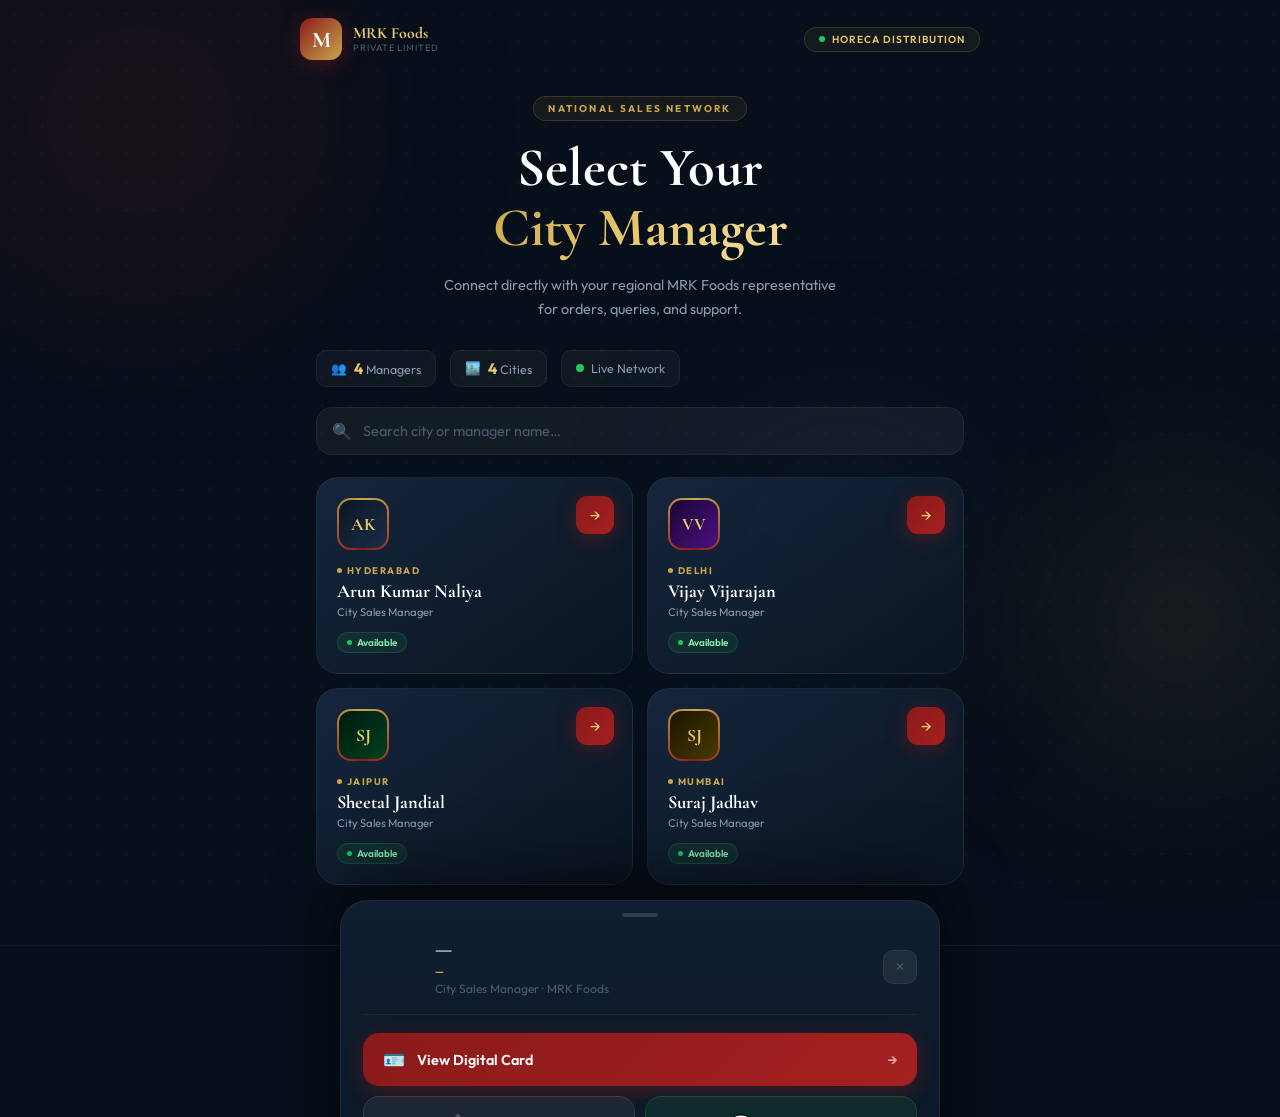
<file: index.html>
<!DOCTYPE html>
<html lang="en">
<head>
  <meta charset="UTF-8">
  <meta name="viewport" content="width=device-width, initial-scale=1.0, viewport-fit=cover">
  <meta name="theme-color" content="#070f1a">
  <meta name="description" content="Connect with your MRK Foods city manager directly.">
  <title>MRK Foods — Select Your City Manager</title>
  <link rel="preconnect" href="https://fonts.googleapis.com">
  <link href="https://fonts.googleapis.com/css2?family=Cormorant+Garamond:wght@400;600;700&family=Outfit:wght@300;400;500;600;700&display=swap" rel="stylesheet">
  <link rel="stylesheet" href="style.css">
</head>
<body>

<!-- ── Background ── -->
<div class="bg-mesh" aria-hidden="true">
  <div class="mesh-blob blob-1"></div>
  <div class="mesh-blob blob-2"></div>
  <div class="mesh-blob blob-3"></div>
</div>
<div class="dot-grid" aria-hidden="true"></div>

<!-- ── Page Loader ── -->
<div id="pageLoader" class="page-loader">
  <div class="loader-ring"></div>
  <p class="loader-txt">Loading…</p>
</div>

<!-- ── Header ── -->
<header class="site-header">
  <div class="header-inner">
    <div class="logo-wrap">
      <div class="logo-icon">M</div>
      <div>
        <p class="logo-name">MRK Foods</p>
        <p class="logo-sub">Private Limited</p>
      </div>
    </div>
    <div class="horeca-badge">
      <span class="horeca-dot"></span>
      HoReCa Distribution
    </div>
  </div>
</header>

<!-- ── Main ── -->
<main class="main-wrap">

  <!-- Hero -->
  <section class="hero">
    <p class="hero-eyebrow">National Sales Network</p>
    <h1 class="hero-title">
      Select Your<br>
      <span class="hero-accent">City Manager</span>
    </h1>
    <p class="hero-sub">Connect directly with your regional MRK Foods representative for orders, queries, and support.</p>
  </section>

  <!-- Stats Row -->
  <div class="stats-row" id="statsRow">
    <div class="stat-chip">
      <span>👥</span>
      <span><strong id="statCount">0</strong> Managers</span>
    </div>
    <div class="stat-chip">
      <span>🏙️</span>
      <span><strong id="statCities">0</strong> Cities</span>
    </div>
    <div class="stat-chip">
      <span class="horeca-dot" style="width:8px;height:8px"></span>
      <span>Live Network</span>
    </div>
  </div>

  <!-- Search -->
  <div class="search-wrap">
    <div class="search-box">
      <span class="search-ico">🔍</span>
      <input
        type="search"
        id="searchInput"
        class="search-input"
        placeholder="Search city or manager name…"
        autocomplete="off"
        aria-label="Search"
      >
      <button class="search-clear hidden" id="searchClear" aria-label="Clear">✕</button>
    </div>
  </div>

  <!-- Cards Grid -->
  <div class="cards-grid" id="cardsGrid" role="list">
    <!-- Rendered by JS -->
  </div>

  <!-- No Results -->
  <div class="no-results hidden" id="noResults">
    <p class="no-results-icon">🗺️</p>
    <p class="no-results-title">No managers found</p>
    <p class="no-results-sub">Try searching a different city or name.</p>
  </div>

</main>

<!-- ── Footer ── -->
<footer class="site-footer">
  <p class="footer-brand">MRK Foods Private Limited</p>
  <p class="footer-sub">Vijay House, Bhandup West, Mumbai · <a href="tel:18008893701" class="footer-link">18008893701</a></p>
  <p class="footer-copy">© 2026 · All Rights Reserved</p>
  <a href="admin.html" class="admin-link">⚙️ Admin Panel</a>
</footer>

<!-- ── Contact Bottom Sheet Modal ── -->
<div class="modal-backdrop" id="modalBackdrop"></div>
<div class="modal-sheet" id="modalSheet" role="dialog" aria-modal="true" aria-labelledby="modalMgrName">
  <div class="modal-inner">
    <div class="modal-handle"></div>

    <!-- Head -->
    <div class="modal-head">
      <div class="modal-avatar" id="modalAvatar"></div>
      <div class="modal-info">
        <p class="modal-mgr-name" id="modalMgrName">—</p>
        <p class="modal-mgr-city" id="modalMgrCity">—</p>
        <p class="modal-mgr-desig">City Sales Manager · MRK Foods</p>
      </div>
      <button class="modal-x" id="modalClose" aria-label="Close">✕</button>
    </div>

    <!-- Actions -->
    <div class="modal-actions">
      <a class="m-btn m-btn-card" id="modalCardBtn" href="#" target="_blank" rel="noopener">
        <span class="m-btn-icon">🪪</span>
        <span id="modalCardLabel">View Digital Card</span>
        <span class="m-btn-arr">→</span>
      </a>
      <div class="m-btn-row">
        <a class="m-btn m-btn-call" id="modalCallBtn" href="#">
          <span class="m-btn-icon">📞</span>
          <span>Call Now</span>
        </a>
        <a class="m-btn m-btn-wa" id="modalWaBtn" href="#" target="_blank" rel="noopener">
          <span class="m-btn-icon">💬</span>
          <span>WhatsApp</span>
        </a>
      </div>
      <button class="m-btn m-btn-save" id="modalSaveBtn">
        <span class="m-btn-icon">💾</span>
        <span>Save Contact</span>
      </button>
    </div>
  </div>
</div>

<!-- ── Toast ── -->
<div class="toast-wrap" id="toastWrap"></div>

<script src="script.js"></script>
</body>
</html>
</file>
<file: style.css>
/* ════════════════════════════════════════════════════════════
   MRK Foods — Multi Branch Manager QR System
   style.css — Shared styles for index.html + admin.html
   Theme: Dark Luxury HoReCa · Cormorant Garamond + Outfit
   ════════════════════════════════════════════════════════════ */

/* ── Variables ── */
:root {
  --navy:        #070f1a;
  --navy2:       #0b1623;
  --navy3:       #101f31;
  --navy4:       #162640;
  --navy5:       #1a2d47;
  --maroon:      #8b1a1a;
  --maroon2:     #a52020;
  --maroon3:     #c0392b;
  --gold:        #c9a84c;
  --gold2:       #e8c86d;
  --gold3:       #f5dfa0;
  --white:       #ffffff;
  --text:        #e8edf5;
  --text-sub:    #8899b0;
  --text-muted:  #4a5a72;
  --border:      rgba(201,168,76,.15);
  --border2:     rgba(255,255,255,.06);
  --border3:     rgba(255,255,255,.1);
  --green:       #22c55e;
  --green-dk:    #16a34a;
  --red:         #ef4444;
  --red-dk:      #dc2626;
  --blue:        #3b82f6;

  --radius-sm:   8px;
  --radius:      16px;
  --radius-lg:   22px;
  --radius-xl:   28px;

  --shadow-card: 0 8px 40px rgba(0,0,0,.5), 0 2px 8px rgba(0,0,0,.35);
  --shadow-gold: 0 4px 20px rgba(201,168,76,.3);
  --shadow-maroon: 0 4px 20px rgba(139,26,26,.45);

  --transition:  all .24s cubic-bezier(.4,0,.2,1);
  --bounce:      cubic-bezier(.34,1.56,.64,1);
}

/* ── Reset ── */
*, *::before, *::after { box-sizing: border-box; margin: 0; padding: 0; }
html { scroll-behavior: smooth; -webkit-tap-highlight-color: transparent; font-size: 16px; }
body {
  font-family: 'Outfit', sans-serif;
  background: var(--navy);
  color: var(--text);
  min-height: 100vh;
  overflow-x: hidden;
  -webkit-font-smoothing: antialiased;
  -moz-osx-font-smoothing: grayscale;
}
a { text-decoration: none; color: inherit; }
button { cursor: pointer; font-family: inherit; border: none; }
input, textarea, select { font-family: inherit; }
img { max-width: 100%; display: block; }

/* ════════════════════════════════════════════
   BACKGROUND EFFECTS
════════════════════════════════════════════ */
.bg-mesh {
  position: fixed; inset: 0; z-index: 0;
  pointer-events: none; overflow: hidden;
}
.mesh-blob {
  position: absolute;
  border-radius: 50%;
  filter: blur(90px);
  animation: blobFloat 14s ease-in-out infinite alternate;
}
.blob-1 {
  width: 520px; height: 520px;
  background: radial-gradient(circle, rgba(139,26,26,.22), transparent 70%);
  top: -140px; left: -120px; animation-delay: 0s;
}
.blob-2 {
  width: 400px; height: 400px;
  background: radial-gradient(circle, rgba(201,168,76,.14), transparent 70%);
  bottom: 80px; right: -100px; animation-delay: -5s;
}
.blob-3 {
  width: 280px; height: 280px;
  background: radial-gradient(circle, rgba(26,45,71,.5), transparent 70%);
  top: 45%; left: 55%; animation-delay: -9s;
}
@keyframes blobFloat {
  from { transform: translate(0,0) scale(1); }
  to   { transform: translate(24px,36px) scale(1.1); }
}
.dot-grid {
  position: fixed; inset: 0; z-index: 0; pointer-events: none;
  background-image: radial-gradient(rgba(201,168,76,.06) 1px, transparent 1px);
  background-size: 28px 28px;
}

/* ════════════════════════════════════════════
   PAGE LOADER
════════════════════════════════════════════ */
.page-loader {
  position: fixed; inset: 0; z-index: 9999;
  background: var(--navy);
  display: flex; flex-direction: column;
  align-items: center; justify-content: center; gap: 14px;
  transition: opacity .4s ease, visibility .4s ease;
}
.page-loader.hidden { opacity: 0; visibility: hidden; pointer-events: none; }
.loader-ring {
  width: 48px; height: 48px;
  border-radius: 50%;
  border: 3px solid rgba(201,168,76,.12);
  border-top-color: var(--gold);
  animation: spin .85s linear infinite;
}
@keyframes spin { to { transform: rotate(360deg); } }
.loader-txt { font-size: .78rem; color: var(--text-muted); letter-spacing: .12em; }

/* ════════════════════════════════════════════
   SHARED HEADER
════════════════════════════════════════════ */
.site-header {
  position: relative; z-index: 10;
  padding: 18px 20px 0;
}
.header-inner {
  max-width: 680px; margin: 0 auto;
  display: flex; align-items: center; justify-content: space-between;
}
.logo-wrap { display: flex; align-items: center; gap: 11px; }
.logo-icon {
  width: 42px; height: 42px; border-radius: 12px;
  background: linear-gradient(135deg, var(--maroon), var(--gold));
  display: flex; align-items: center; justify-content: center;
  font-family: 'Cormorant Garamond', serif;
  font-size: 1.4rem; font-weight: 700; color: #fff;
  box-shadow: var(--shadow-maroon); flex-shrink: 0;
}
.logo-name {
  font-family: 'Cormorant Garamond', serif;
  font-size: .98rem; font-weight: 700; color: var(--gold2); line-height: 1.1;
}
.logo-sub { font-size: .58rem; color: var(--text-muted); letter-spacing: .1em; text-transform: uppercase; }
.horeca-badge {
  display: flex; align-items: center; gap: 7px;
  background: rgba(201,168,76,.07);
  border: 1px solid rgba(201,168,76,.2);
  border-radius: 20px; padding: 5px 14px;
  font-size: .64rem; font-weight: 600;
  letter-spacing: .1em; text-transform: uppercase; color: var(--gold2);
}
.horeca-dot {
  width: 6px; height: 6px; border-radius: 50%;
  background: var(--green); animation: pulseGreen 1.5s infinite;
}
@keyframes pulseGreen {
  0%,100% { opacity:1; box-shadow: 0 0 0 0 rgba(34,197,94,.5); }
  50%      { opacity:.7; box-shadow: 0 0 0 4px rgba(34,197,94,0); }
}

/* ════════════════════════════════════════════
   MAIN WRAPPER
════════════════════════════════════════════ */
.main-wrap {
  position: relative; z-index: 1;
  max-width: 680px; margin: 0 auto;
  padding: 0 16px 48px;
}

/* ════════════════════════════════════════════
   HERO SECTION
════════════════════════════════════════════ */
.hero { text-align: center; padding: 36px 0 28px; }
.hero-eyebrow {
  display: inline-block;
  font-size: .62rem; font-weight: 700;
  letter-spacing: .22em; text-transform: uppercase;
  color: var(--gold);
  background: rgba(201,168,76,.08);
  border: 1px solid rgba(201,168,76,.2);
  border-radius: 20px; padding: 5px 14px; margin-bottom: 18px;
}
.hero-title {
  font-family: 'Cormorant Garamond', serif;
  font-size: clamp(2.2rem, 9vw, 3.4rem);
  font-weight: 700; line-height: 1.1; color: var(--white); margin-bottom: 14px;
}
.hero-accent {
  background: linear-gradient(135deg, var(--gold), var(--gold2), var(--gold3));
  -webkit-background-clip: text; -webkit-text-fill-color: transparent;
  background-clip: text;
}
.hero-sub {
  font-size: .9rem; color: var(--text-sub);
  line-height: 1.7; max-width: 400px; margin: 0 auto;
}

/* ════════════════════════════════════════════
   LOCATION BANNER
════════════════════════════════════════════ */
.loc-banner {
  display: flex; align-items: center; gap: 10px;
  background: rgba(34,197,94,.07);
  border: 1px solid rgba(34,197,94,.22);
  border-radius: var(--radius); padding: 12px 16px;
  margin-bottom: 18px; font-size: .83rem; color: #86efac;
  animation: slideDown .45s var(--bounce);
}
.loc-banner.hidden { display: none; }
@keyframes slideDown {
  from { opacity:0; transform: translateY(-12px); }
  to   { opacity:1; transform: none; }
}
.loc-icon { font-size: 1rem; flex-shrink: 0; }
.loc-txt  { flex: 1; }
.loc-close {
  background: none; border: none;
  color: rgba(134,239,172,.45); font-size: .78rem;
  padding: 3px 5px; transition: color .2s;
}
.loc-close:hover { color: #86efac; }

/* ════════════════════════════════════════════
   LOCATION BANNER (kept for safety, hidden by default)
════════════════════════════════════════════ */
.loc-banner { display: none !important; }

/* ════════════════════════════════════════════
   STATS ROW
════════════════════════════════════════════ */
.stats-row {
  display: flex; gap: 14px; margin-bottom: 20px;
}
.stat-chip {
  display: flex; align-items: center; gap: 7px;
  background: rgba(255,255,255,.04);
  border: 1px solid var(--border2);
  border-radius: 10px; padding: 8px 14px;
  font-size: .78rem; color: var(--text-sub);
}
.stat-chip strong { color: var(--gold2); font-size: .95rem; }

/* ════════════════════════════════════════════
   SEARCH BAR
════════════════════════════════════════════ */
.search-wrap { margin-bottom: 22px; }
.search-box { position: relative; }
.search-ico {
  position: absolute; left: 16px; top: 50%;
  transform: translateY(-50%); pointer-events: none; opacity: .45; font-size: 1rem;
}
.search-input {
  width: 100%;
  background: rgba(255,255,255,.05);
  border: 1.5px solid var(--border2);
  border-radius: var(--radius); padding: 14px 44px 14px 46px;
  color: var(--text); font-size: .9rem; outline: none;
  transition: var(--transition); -webkit-appearance: none;
}
.search-input::placeholder { color: var(--text-muted); }
.search-input:focus {
  border-color: rgba(201,168,76,.4);
  background: rgba(255,255,255,.07);
  box-shadow: 0 0 0 4px rgba(201,168,76,.07);
}
.search-input::-webkit-search-cancel-button { display: none; }
.search-clear {
  position: absolute; right: 14px; top: 50%; transform: translateY(-50%);
  background: rgba(255,255,255,.1); border: none;
  color: var(--text-muted); width: 26px; height: 26px;
  border-radius: 50%; font-size: .65rem; display: flex;
  align-items: center; justify-content: center; transition: var(--transition);
}
.search-clear:hover { background: rgba(255,255,255,.16); color: var(--text); }
.search-clear.hidden { display: none; }

/* ════════════════════════════════════════════
   CARDS GRID
════════════════════════════════════════════ */
.cards-grid {
  display: grid;
  grid-template-columns: 1fr 1fr;
  gap: 14px;
}

/* ── Manager Card ── */
.manager-card {
  position: relative;
  background: linear-gradient(145deg, rgba(26,45,71,.75) 0%, rgba(11,22,35,.85) 100%);
  border: 1px solid var(--border2);
  border-radius: var(--radius-lg);
  padding: 20px;
  cursor: pointer; overflow: hidden;
  transition: transform .22s var(--bounce), box-shadow .22s ease, border-color .22s ease;
  animation: cardIn .5s var(--bounce) both;
  -webkit-backdrop-filter: blur(10px); backdrop-filter: blur(10px);
  outline: none;
}
.manager-card:hover {
  transform: translateY(-4px);
  box-shadow: var(--shadow-card);
  border-color: rgba(201,168,76,.28);
}
.manager-card:active { transform: scale(.97); }
.manager-card:focus-visible { box-shadow: 0 0 0 2px var(--gold); }

/* Gold accent bar (left) */
.manager-card::after {
  content: ''; position: absolute;
  left: 0; top: 18%; bottom: 18%; width: 3px;
  border-radius: 0 3px 3px 0;
  background: linear-gradient(180deg, var(--maroon), var(--gold));
  opacity: 0; transition: opacity .22s;
}
.manager-card:hover::after { opacity: 1; }

/* Nearest highlight */
.manager-card.is-nearest {
  border-color: rgba(201,168,76,.45);
  box-shadow: 0 0 0 1px rgba(201,168,76,.2), var(--shadow-card);
}
.nearest-tag {
  display: none; position: absolute; top: 11px; right: 11px;
  align-items: center; gap: 4px;
  background: linear-gradient(135deg, var(--gold), var(--gold2));
  color: var(--navy); font-size: .55rem; font-weight: 800;
  letter-spacing: .1em; text-transform: uppercase;
  padding: 3px 8px; border-radius: 20px;
}
.manager-card.is-nearest .nearest-tag { display: flex; }

@keyframes cardIn {
  from { opacity:0; transform: translateY(22px) scale(.97); }
  to   { opacity:1; transform: none; }
}

/* Avatar */
.card-avatar {
  width: 52px; height: 52px; border-radius: 14px;
  display: flex; align-items: center; justify-content: center;
  font-family: 'Cormorant Garamond', serif;
  font-size: 1.1rem; font-weight: 700; color: var(--gold2);
  margin-bottom: 14px; position: relative; overflow: hidden;
  flex-shrink: 0;
}
.avatar-ring {
  position: absolute; inset: -2px; border-radius: 16px;
  background: conic-gradient(from 0deg, var(--gold), var(--maroon) 50%, var(--gold));
  animation: ringRot 7s linear infinite; z-index: 0;
}
.avatar-inner {
  position: absolute; inset: 2px; border-radius: 12px;
  display: flex; align-items: center; justify-content: center;
  z-index: 1; font-family: 'Cormorant Garamond', serif;
  font-size: 1.1rem; font-weight: 700; color: var(--gold2);
}
.avatar-inner img {
  width: 100%; height: 100%;
  object-fit: cover; object-position: top; border-radius: 10px;
}
@keyframes ringRot { to { transform: rotate(360deg); } }

/* Card Text */
.card-city {
  font-size: .6rem; font-weight: 700; letter-spacing: .15em;
  text-transform: uppercase; color: var(--gold);
  display: flex; align-items: center; gap: 5px; margin-bottom: 4px;
}
.city-dot { width: 5px; height: 5px; border-radius: 50%; background: var(--gold); flex-shrink: 0; }
.card-name {
  font-family: 'Cormorant Garamond', serif;
  font-size: 1.15rem; font-weight: 700; color: var(--white);
  line-height: 1.2; margin-bottom: 3px;
  white-space: nowrap; overflow: hidden; text-overflow: ellipsis;
}
.card-role { font-size: .7rem; color: var(--text-sub); margin-bottom: 10px; }
.status-badge {
  display: inline-flex; align-items: center; gap: 5px;
  font-size: .62rem; font-weight: 600; color: #86efac;
  background: rgba(34,197,94,.1); border: 1px solid rgba(34,197,94,.2);
  padding: 3px 9px; border-radius: 20px;
}
.status-dot { width: 5px; height: 5px; border-radius: 50%; background: var(--green); animation: pulseGreen 1.5s infinite; }
.status-badge.unavail { color: var(--text-muted); background: rgba(255,255,255,.04); border-color: rgba(255,255,255,.08); }
.status-badge.unavail .status-dot { background: var(--text-muted); animation: none; }

/* CTA Arrow */
.card-arrow {
  position: absolute; top: 18px; right: 18px;
  width: 38px; height: 38px; border-radius: 11px;
  background: linear-gradient(135deg, var(--maroon), var(--maroon2));
  display: flex; align-items: center; justify-content: center;
  color: var(--gold2); font-size: 1rem;
  box-shadow: var(--shadow-maroon);
  transition: transform .2s var(--bounce), box-shadow .2s;
}
.manager-card:hover .card-arrow {
  transform: scale(1.1) translateX(2px);
  box-shadow: 0 6px 24px rgba(139,26,26,.6);
}
.card-arrow.grey {
  background: rgba(255,255,255,.06); box-shadow: none; color: var(--text-muted);
}

/* ── No Results ── */
.no-results {
  text-align: center; padding: 52px 20px; grid-column: 1/-1;
}
.no-results.hidden { display: none; }
.no-results-icon { font-size: 2.8rem; margin-bottom: 10px; }
.no-results-title {
  font-family: 'Cormorant Garamond', serif;
  font-size: 1.25rem; font-weight: 700; color: var(--white); margin-bottom: 5px;
}
.no-results-sub { font-size: .84rem; color: var(--text-muted); }

/* ════════════════════════════════════════════
   FOOTER
════════════════════════════════════════════ */
.site-footer {
  position: relative; z-index: 1; text-align: center;
  border-top: 1px solid var(--border2);
  padding: 32px 20px 40px; margin-top: 12px;
}
.footer-brand {
  font-family: 'Cormorant Garamond', serif;
  font-size: 1rem; font-weight: 700; color: var(--gold2); margin-bottom: 5px;
}
.footer-sub { font-size: .75rem; color: var(--text-muted); margin-bottom: 6px; }
.footer-link { color: var(--gold); transition: color .2s; }
.footer-link:hover { color: var(--gold2); }
.footer-copy { font-size: .67rem; color: var(--text-muted); opacity: .45; }
.admin-link {
  display: inline-flex; align-items: center; gap: 6px;
  margin-top: 12px; font-size: .72rem; color: var(--text-muted);
  border: 1px solid var(--border2); border-radius: 8px; padding: 5px 12px;
  transition: var(--transition);
}
.admin-link:hover { color: var(--gold); border-color: rgba(201,168,76,.25); }

/* ════════════════════════════════════════════
   BOTTOM SHEET MODAL
════════════════════════════════════════════ */
.modal-backdrop {
  position: fixed; inset: 0; z-index: 100;
  background: rgba(0,0,0,.72);
  -webkit-backdrop-filter: blur(5px); backdrop-filter: blur(5px);
  opacity: 0; pointer-events: none; transition: opacity .3s ease;
}
.modal-backdrop.open { opacity: 1; pointer-events: all; }

.modal-sheet {
  position: fixed; bottom: 0; left: 0; right: 0; z-index: 101;
  transform: translateY(100%);
  transition: transform .4s cubic-bezier(.34,1.1,.64,1);
}
.modal-sheet.open { transform: translateY(0); }

.modal-inner {
  background: linear-gradient(180deg, #0f1e30 0%, var(--navy2) 100%);
  border: 1px solid var(--border2); border-bottom: none;
  border-radius: var(--radius-xl) var(--radius-xl) 0 0;
  padding: 12px 22px max(40px, env(safe-area-inset-bottom, 40px));
  max-width: 600px; margin: 0 auto;
  box-shadow: 0 -24px 64px rgba(0,0,0,.55);
}
.modal-handle {
  width: 36px; height: 4px;
  background: rgba(255,255,255,.14); border-radius: 2px;
  margin: 0 auto 20px;
}
.modal-head {
  display: flex; align-items: center; gap: 14px;
  padding-bottom: 18px; margin-bottom: 18px;
  border-bottom: 1px solid var(--border2);
}
.modal-avatar {
  width: 58px; height: 58px; border-radius: 16px;
  display: flex; align-items: center; justify-content: center;
  font-family: 'Cormorant Garamond', serif;
  font-size: 1.35rem; font-weight: 700; color: var(--gold2);
  flex-shrink: 0; position: relative; overflow: hidden;
}
.modal-avatar img { position: absolute; inset: 0; width:100%; height:100%; object-fit:cover; border-radius:14px; }
.modal-info { flex: 1; min-width: 0; }
.modal-mgr-name {
  font-family: 'Cormorant Garamond', serif;
  font-size: 1.3rem; font-weight: 700; color: var(--white); line-height: 1.2;
}
.modal-mgr-city {
  font-size: .65rem; font-weight: 700; letter-spacing: .15em;
  text-transform: uppercase; color: var(--gold); margin: 3px 0;
}
.modal-mgr-desig { font-size: .75rem; color: var(--text-muted); }
.modal-x {
  background: rgba(255,255,255,.07); border: 1px solid var(--border2);
  color: var(--text-muted); width: 34px; height: 34px;
  border-radius: 10px; font-size: .75rem;
  display: flex; align-items: center; justify-content: center;
  flex-shrink: 0; transition: var(--transition);
}
.modal-x:hover { background: rgba(255,255,255,.13); color: var(--text); }

.modal-actions { display: flex; flex-direction: column; gap: 10px; }
.m-btn {
  width: 100%; display: flex; align-items: center; gap: 12px;
  padding: 15px 20px; border-radius: var(--radius);
  font-size: .9rem; font-weight: 600; border: none;
  transition: transform .18s ease, box-shadow .18s ease;
  cursor: pointer; font-family: 'Outfit', sans-serif;
}
.m-btn:active { transform: scale(.97); }
.m-btn-icon { font-size: 1.1rem; }
.m-btn-arr  { margin-left: auto; opacity: .6; }

.m-btn-card {
  background: linear-gradient(135deg, var(--maroon), var(--maroon2));
  color: #fff; box-shadow: var(--shadow-maroon);
}
.m-btn-card:hover { box-shadow: 0 6px 28px rgba(139,26,26,.65); }
.m-btn-card.disabled { opacity: .38; pointer-events: none; }

.m-btn-row { display: grid; grid-template-columns: 1fr 1fr; gap: 10px; }
.m-btn-call {
  background: rgba(255,255,255,.06); border: 1.5px solid var(--border3);
  color: var(--text); justify-content: center;
}
.m-btn-call:hover { background: rgba(255,255,255,.1); }
.m-btn-wa {
  background: rgba(34,197,94,.1); border: 1.5px solid rgba(34,197,94,.22);
  color: #86efac; justify-content: center;
}
.m-btn-wa:hover { background: rgba(34,197,94,.16); }
.m-btn-save {
  background: rgba(201,168,76,.08); border: 1.5px solid rgba(201,168,76,.2);
  color: var(--gold2); justify-content: center;
}
.m-btn-save:hover { background: rgba(201,168,76,.14); }
.m-btn.no-contact { opacity: .3; pointer-events: none; }

/* ════════════════════════════════════════════
   TOAST NOTIFICATION
════════════════════════════════════════════ */
.toast-wrap {
  position: fixed; bottom: 28px; left: 50%;
  transform: translateX(-50%); z-index: 9999;
  display: flex; flex-direction: column; gap: 8px;
  align-items: center; pointer-events: none;
}
.toast {
  background: var(--navy3); border: 1px solid var(--border3);
  color: var(--text); padding: 11px 20px; border-radius: var(--radius);
  font-size: .85rem; font-weight: 500;
  box-shadow: 0 8px 32px rgba(0,0,0,.5);
  animation: toastIn .35s var(--bounce);
  pointer-events: all; white-space: nowrap;
}
.toast.success { border-color: rgba(34,197,94,.3); color: #86efac; }
.toast.error   { border-color: rgba(239,68,68,.3); color: #fca5a5; }
@keyframes toastIn {
  from { opacity:0; transform: translateY(12px) scale(.95); }
  to   { opacity:1; transform: none; }
}

/* ════════════════════════════════════════════
   ── ADMIN PANEL STYLES ──
════════════════════════════════════════════ */
.admin-wrap {
  position: relative; z-index: 1;
  max-width: 900px; margin: 0 auto;
  padding: 24px 16px 60px;
}

.admin-header {
  display: flex; align-items: center; justify-content: space-between;
  margin-bottom: 28px; flex-wrap: wrap; gap: 14px;
}
.admin-title {
  font-family: 'Cormorant Garamond', serif;
  font-size: 2rem; font-weight: 700; color: var(--white);
}
.admin-title span { color: var(--gold2); }

/* ── Tabs ── */
.admin-tabs {
  display: flex; gap: 6px;
  background: rgba(255,255,255,.04); border: 1px solid var(--border2);
  border-radius: 14px; padding: 5px; margin-bottom: 24px;
}
.tab-btn {
  flex: 1; padding: 10px 14px; border-radius: 10px;
  font-size: .83rem; font-weight: 600; border: none;
  color: var(--text-muted); background: transparent;
  transition: var(--transition); display: flex; align-items: center; justify-content: center; gap: 7px;
}
.tab-btn.active { background: var(--navy4); color: var(--gold2); }
.tab-btn:hover:not(.active) { color: var(--text); background: rgba(255,255,255,.04); }

.tab-panel { display: none; }
.tab-panel.active { display: block; animation: fadeIn .3s ease; }
@keyframes fadeIn { from { opacity:0; } to { opacity:1; } }

/* ── Panel / Card ── */
.panel {
  background: rgba(26,45,71,.45); border: 1px solid var(--border2);
  border-radius: var(--radius-lg); overflow: hidden;
  -webkit-backdrop-filter: blur(8px); backdrop-filter: blur(8px);
  margin-bottom: 20px;
}
.panel-head {
  padding: 18px 22px; border-bottom: 1px solid var(--border2);
  display: flex; align-items: center; justify-content: space-between;
}
.panel-title {
  font-family: 'Cormorant Garamond', serif;
  font-size: 1.15rem; font-weight: 700; color: var(--white);
  display: flex; align-items: center; gap: 9px;
}
.panel-body { padding: 22px; }

/* ── Form ── */
.form-grid {
  display: grid;
  grid-template-columns: 1fr 1fr;
  gap: 14px; margin-bottom: 16px;
}
.form-group { display: flex; flex-direction: column; gap: 6px; }
.form-group.full { grid-column: 1 / -1; }
.form-label {
  font-size: .68rem; font-weight: 700;
  letter-spacing: .1em; text-transform: uppercase; color: var(--text-sub);
}
.form-input {
  background: rgba(255,255,255,.05); border: 1.5px solid var(--border2);
  border-radius: var(--radius-sm); padding: 11px 14px;
  color: var(--text); font-size: .88rem; outline: none;
  transition: var(--transition);
}
.form-input::placeholder { color: var(--text-muted); }
.form-input:focus {
  border-color: rgba(201,168,76,.4);
  box-shadow: 0 0 0 3px rgba(201,168,76,.07);
  background: rgba(255,255,255,.07);
}
.form-input.error { border-color: rgba(239,68,68,.5); }

.form-actions {
  display: flex; gap: 10px; justify-content: flex-end; flex-wrap: wrap;
}

/* ── Buttons ── */
.btn {
  display: inline-flex; align-items: center; gap: 7px;
  padding: 10px 20px; border-radius: var(--radius-sm);
  font-size: .86rem; font-weight: 600; font-family: 'Outfit', sans-serif;
  border: none; transition: var(--transition); cursor: pointer;
}
.btn:active { transform: scale(.97); }
.btn-maroon {
  background: linear-gradient(135deg, var(--maroon), var(--maroon2));
  color: #fff; box-shadow: var(--shadow-maroon);
}
.btn-maroon:hover { box-shadow: 0 6px 24px rgba(139,26,26,.6); transform: translateY(-1px); }
.btn-gold {
  background: linear-gradient(135deg, var(--gold), var(--gold2));
  color: var(--navy); font-weight: 700;
  box-shadow: var(--shadow-gold);
}
.btn-gold:hover { transform: translateY(-1px); box-shadow: 0 6px 22px rgba(201,168,76,.45); }
.btn-ghost {
  background: rgba(255,255,255,.06); border: 1px solid var(--border2);
  color: var(--text-sub);
}
.btn-ghost:hover { background: rgba(255,255,255,.1); color: var(--text); }
.btn-danger {
  background: rgba(239,68,68,.1); border: 1px solid rgba(239,68,68,.25);
  color: #fca5a5;
}
.btn-danger:hover { background: rgba(239,68,68,.18); }
.btn-sm { padding: 7px 13px; font-size: .78rem; border-radius: 8px; }

/* ── Manager Table (admin list) ── */
.mgr-list { display: flex; flex-direction: column; gap: 10px; padding: 18px; }

.mgr-row {
  display: flex; align-items: center; gap: 14px;
  background: rgba(255,255,255,.03); border: 1px solid var(--border2);
  border-radius: var(--radius); padding: 14px 16px;
  transition: var(--transition);
}
.mgr-row:hover { background: rgba(255,255,255,.055); border-color: rgba(201,168,76,.18); }

.mgr-avatar {
  width: 44px; height: 44px; border-radius: 12px;
  display: flex; align-items: center; justify-content: center;
  font-family: 'Cormorant Garamond', serif;
  font-size: 1rem; font-weight: 700; color: var(--gold2);
  flex-shrink: 0; position: relative; overflow: hidden;
}
.mgr-avatar-inner {
  position: absolute; inset: 2px; border-radius: 9px;
  display: flex; align-items: center; justify-content: center;
  font-size: 1rem; font-weight: 700; color: var(--gold2);
}
.mgr-av-ring {
  position: absolute; inset: 0;
  border-radius: 12px;
  background: conic-gradient(from 0deg, var(--gold), var(--maroon) 50%, var(--gold));
  animation: ringRot 6s linear infinite;
}

.mgr-info { flex: 1; min-width: 0; }
.mgr-name {
  font-family: 'Cormorant Garamond', serif;
  font-size: 1.05rem; font-weight: 700; color: var(--white);
  white-space: nowrap; overflow: hidden; text-overflow: ellipsis;
}
.mgr-city-tag {
  font-size: .62rem; font-weight: 700; letter-spacing: .12em;
  text-transform: uppercase; color: var(--gold);
  display: flex; align-items: center; gap: 4px; margin-top: 2px;
}
.mgr-url {
  font-size: .7rem; color: var(--text-muted);
  white-space: nowrap; overflow: hidden; text-overflow: ellipsis;
  max-width: 220px; margin-top: 2px;
}

.mgr-row-actions { display: flex; gap: 7px; flex-shrink: 0; }

.avail-toggle {
  font-size: .62rem; font-weight: 700;
  padding: 4px 10px; border-radius: 20px;
  display: inline-flex; align-items: center; gap: 4px;
  background: rgba(34,197,94,.09);
  border: 1px solid rgba(34,197,94,.2); color: #86efac;
  cursor: pointer; transition: var(--transition);
}
.avail-toggle.off {
  background: rgba(255,255,255,.04);
  border-color: var(--border2); color: var(--text-muted);
}

/* Empty list */
.list-empty {
  text-align: center; padding: 44px 20px; color: var(--text-muted);
}
.list-empty-icon { font-size: 2.4rem; margin-bottom: 8px; }
.list-empty-txt  { font-size: .88rem; }

/* Count badge */
.count-badge {
  display: inline-flex; align-items: center; justify-content: center;
  width: 22px; height: 22px; border-radius: 50%;
  background: var(--maroon); color: #fff;
  font-size: .7rem; font-weight: 700;
}

/* ── QR Section ── */
.qr-box {
  text-align: center;
}
.qr-url-wrap {
  display: flex; align-items: center; gap: 10px; margin-bottom: 22px; flex-wrap: wrap;
}
.qr-url-input {
  flex: 1; background: rgba(255,255,255,.05); border: 1.5px solid var(--border2);
  border-radius: var(--radius-sm); padding: 11px 14px;
  color: var(--text); font-size: .88rem; outline: none;
  transition: var(--transition); min-width: 200px;
}
.qr-url-input:focus {
  border-color: rgba(201,168,76,.4);
  box-shadow: 0 0 0 3px rgba(201,168,76,.07);
}
.qr-preview {
  width: 220px; height: 220px; margin: 0 auto 22px;
  background: rgba(255,255,255,.04); border: 1px solid var(--border2);
  border-radius: var(--radius-lg);
  display: flex; align-items: center; justify-content: center;
  padding: 18px; position: relative; overflow: hidden;
}
.qr-preview canvas, .qr-preview img { border-radius: 8px; }
.qr-placeholder { color: var(--text-muted); font-size: .84rem; }
.qr-placeholder-icon { font-size: 2.5rem; margin-bottom: 8px; }
.qr-actions { display: flex; gap: 10px; justify-content: center; flex-wrap: wrap; }
.qr-note { font-size: .75rem; color: var(--text-muted); margin-top: 14px; }

/* ── Edit Modal ── */
.edit-modal-back {
  position: fixed; inset: 0; z-index: 200;
  background: rgba(0,0,0,.75); -webkit-backdrop-filter: blur(4px); backdrop-filter: blur(4px);
  opacity:0; pointer-events:none; transition: opacity .3s;
}
.edit-modal-back.open { opacity:1; pointer-events:all; }

.edit-modal {
  position: fixed; top: 50%; left: 50%; z-index: 201;
  transform: translate(-50%,-50%) scale(.94);
  opacity: 0; pointer-events: none;
  transition: transform .35s var(--bounce), opacity .3s;
  width: 92%; max-width: 500px;
}
.edit-modal.open { transform: translate(-50%,-50%) scale(1); opacity:1; pointer-events:all; }
.edit-modal-inner {
  background: linear-gradient(160deg, var(--navy3) 0%, var(--navy2) 100%);
  border: 1px solid var(--border2); border-radius: var(--radius-xl);
  padding: 28px 24px 24px;
  box-shadow: 0 24px 80px rgba(0,0,0,.7);
}
.edit-modal-title {
  font-family: 'Cormorant Garamond', serif;
  font-size: 1.35rem; font-weight: 700; color: var(--white); margin-bottom: 20px;
}

/* ── Confirm Delete ── */
.confirm-back {
  position: fixed; inset: 0; z-index: 300;
  background: rgba(0,0,0,.8); -webkit-backdrop-filter: blur(4px); backdrop-filter: blur(4px);
  opacity:0; pointer-events:none; transition: opacity .25s;
}
.confirm-back.open { opacity:1; pointer-events:all; }
.confirm-box {
  position: fixed; top: 50%; left: 50%; z-index: 301;
  transform: translate(-50%,-50%) scale(.9);
  opacity:0; pointer-events:none;
  transition: transform .3s var(--bounce), opacity .25s;
  width: 88%; max-width: 360px;
}
.confirm-box.open { transform: translate(-50%,-50%) scale(1); opacity:1; pointer-events:all; }
.confirm-inner {
  background: var(--navy3); border: 1px solid rgba(239,68,68,.25);
  border-radius: var(--radius-xl); padding: 28px 24px;
  text-align: center; box-shadow: 0 24px 80px rgba(0,0,0,.7);
}
.confirm-icon { font-size: 2.4rem; margin-bottom: 10px; }
.confirm-title {
  font-family: 'Cormorant Garamond', serif;
  font-size: 1.25rem; font-weight: 700; color: var(--white); margin-bottom: 6px;
}
.confirm-txt { font-size: .83rem; color: var(--text-muted); margin-bottom: 22px; }
.confirm-actions { display: flex; gap: 10px; }
.confirm-actions .btn { flex: 1; justify-content: center; }

/* ════════════════════════════════════════════
   RESPONSIVE
════════════════════════════════════════════ */
@media (max-width: 520px) {
  .cards-grid { grid-template-columns: 1fr; }
  .form-grid  { grid-template-columns: 1fr; }
  .m-btn-row  { grid-template-columns: 1fr; }
  .admin-tabs { flex-wrap: wrap; }
  .panel-body { padding: 16px; }
  .mgr-row    { flex-wrap: wrap; }
  .mgr-url    { display: none; }
  .admin-title { font-size: 1.55rem; }
  .qr-url-wrap { flex-direction: column; }
}
@media (min-width: 600px) {
  .cards-grid { grid-template-columns: 1fr 1fr; }
}
</file>
